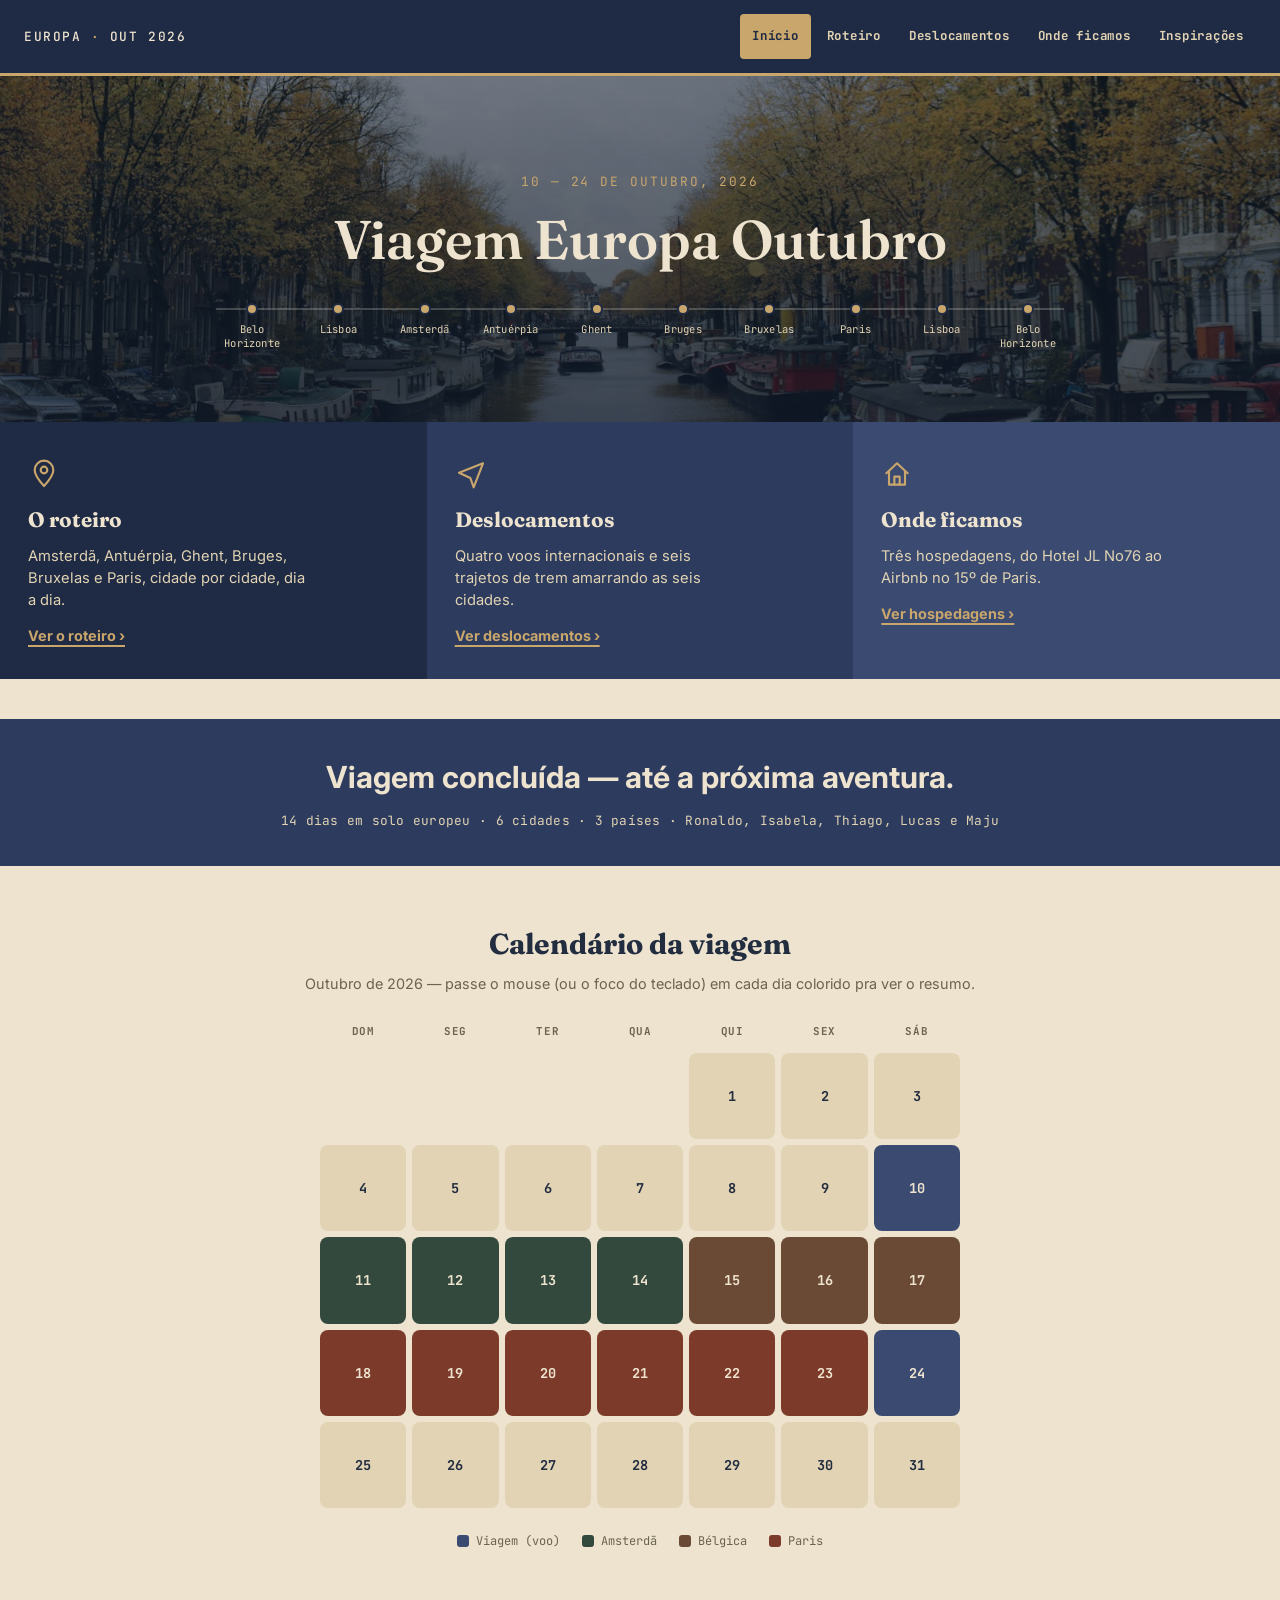
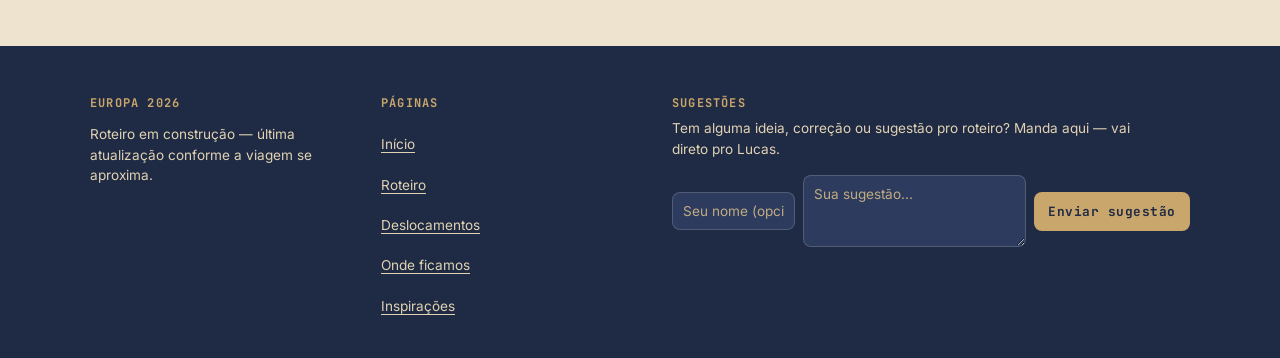
<file: index.html>
<!DOCTYPE html>
<html lang="pt-BR">
<head>
<meta charset="UTF-8">
<meta name="viewport" content="width=device-width, initial-scale=1.0">
<title>Europa 2026 — Roteiro de Viagem</title>
<meta name="description" content="Roteiro da viagem Amsterdã, Antuérpia, Ghent, Bruges, Bruxelas e Paris — outubro de 2026.">
<link rel="icon" href="data:image/svg+xml,%3Csvg xmlns='http://www.w3.org/2000/svg' viewBox='0 0 100 100'%3E%3Ctext y='.9em' font-size='90'%3E%E2%9C%88%EF%B8%8F%3C/text%3E%3C/svg%3E">
<meta property="og:title" content="Europa 2026 — Roteiro de Viagem">
<meta property="og:description" content="Amsterdã, Antuérpia, Ghent, Bruges, Bruxelas e Paris — 10 a 24 de outubro de 2026.">
<meta property="og:image" content="https://lucastaveiraa.github.io/europa-2026/images/hero.jpg">
<meta property="og:type" content="website">
<meta property="og:url" content="https://lucastaveiraa.github.io/europa-2026/">
<meta name="twitter:card" content="summary_large_image">
<link rel="preload" as="image" href="images/hero.jpg">
<link rel="preconnect" href="https://fonts.googleapis.com">
<link rel="preconnect" href="https://fonts.gstatic.com" crossorigin>
<link href="https://fonts.googleapis.com/css2?family=Fraunces:ital,opsz,wght@0,9..144,400;0,9..144,600;0,9..144,700;1,9..144,500&family=Inter:wght@400;500;600;700&family=JetBrains+Mono:wght@400;500;700&display=swap" rel="stylesheet">
<link rel="stylesheet" href="css/style.css">
</head>
<body>

<a class="skip-link" href="#main">Pular para o conteúdo</a>

<header class="topbar">
  <div class="topbar-row">
    <div class="brand">EUROPA <span class="brand-dot">·</span> OUT 2026</div>
    <nav class="sitenav" aria-label="Navegação principal">
      <a href="index.html" class="active">Início</a>
      <a href="roteiro.html">Roteiro</a>
      <a href="deslocamentos.html">Deslocamentos</a>
      <a href="hospedagem.html">Onde ficamos</a>
      <a href="inspiracoes.html">Inspirações</a>
    </nav>
  </div>
</header>

<section class="hero">
  <p class="eyebrow">10 — 24 de outubro, 2026</p>
  <h1>Viagem Europa Outubro</h1>
  <ol class="route-timeline">
    <li><span class="route-dot"></span><span class="route-city">Belo Horizonte</span></li>
    <li><span class="route-dot"></span><span class="route-city">Lisboa</span></li>
    <li><span class="route-dot"></span><span class="route-city">Amsterdã</span></li>
    <li><span class="route-dot"></span><span class="route-city">Antuérpia</span></li>
    <li><span class="route-dot"></span><span class="route-city">Ghent</span></li>
    <li><span class="route-dot"></span><span class="route-city">Bruges</span></li>
    <li><span class="route-dot"></span><span class="route-city">Bruxelas</span></li>
    <li><span class="route-dot"></span><span class="route-city">Paris</span></li>
    <li><span class="route-dot"></span><span class="route-city">Lisboa</span></li>
    <li><span class="route-dot"></span><span class="route-city">Belo Horizonte</span></li>
  </ol>
</section>

<nav class="quicknav" aria-label="Atalhos do site">
  <a class="quicknav-tile" href="roteiro.html">
    <span class="quicknav-tile-icon" aria-hidden="true"><svg viewBox="0 0 24 24" fill="none" stroke="currentColor" stroke-width="1.6" stroke-linecap="round" stroke-linejoin="round"><path d="M12 21s7-7.58 7-12a7 7 0 1 0-14 0c0 4.42 7 12 7 12z"/><circle cx="12" cy="9" r="2.5"/></svg></span>
    <h3>O roteiro</h3>
    <p>Amsterdã, Antuérpia, Ghent, Bruges, Bruxelas e Paris, cidade por cidade, dia a dia.</p>
    <span class="link-underline">Ver o roteiro ›</span>
  </a>
  <a class="quicknav-tile" href="deslocamentos.html">
    <span class="quicknav-tile-icon" aria-hidden="true"><svg viewBox="0 0 24 24" fill="none" stroke="currentColor" stroke-width="1.6" stroke-linecap="round" stroke-linejoin="round"><path d="M3 11 21 4l-7 18-2.5-7L3 11z"/></svg></span>
    <h3>Deslocamentos</h3>
    <p>Quatro voos internacionais e seis trajetos de trem amarrando as seis cidades.</p>
    <span class="link-underline">Ver deslocamentos ›</span>
  </a>
  <a class="quicknav-tile" href="hospedagem.html">
    <span class="quicknav-tile-icon" aria-hidden="true"><svg viewBox="0 0 24 24" fill="none" stroke="currentColor" stroke-width="1.6" stroke-linecap="round" stroke-linejoin="round"><path d="M4 11.5 12 4l8 7.5"/><path d="M6 10v10h12V10"/><path d="M10 20v-6h4v6"/></svg></span>
    <h3>Onde ficamos</h3>
    <p>Três hospedagens, do Hotel JL No76 ao Airbnb no 15º de Paris.</p>
    <span class="link-underline">Ver hospedagens ›</span>
  </a>
</nav>

<main id="main">
  <div class="statsband">
    <p class="countdown" id="countdown">Calculando…</p>
    <p class="stats-facts">14 dias em solo europeu · 6 cidades · 3 países · Ronaldo, Isabela, Thiago, Lucas e Maju</p>
  </div>

  <section class="cal-section">
    <h2>Calendário da viagem</h2>
    <p>Outubro de 2026 — passe o mouse (ou o foco do teclado) em cada dia colorido pra ver o resumo.</p>
    <div class="cal-grid">
      <div class="cal-weekday">Dom</div>
      <div class="cal-weekday">Seg</div>
      <div class="cal-weekday">Ter</div>
      <div class="cal-weekday">Qua</div>
      <div class="cal-weekday">Qui</div>
      <div class="cal-weekday">Sex</div>
      <div class="cal-weekday">Sáb</div>

      <div class="cal-day cal-day--empty"></div>
      <div class="cal-day cal-day--empty"></div>
      <div class="cal-day cal-day--empty"></div>
      <div class="cal-day cal-day--empty"></div>
      <div class="cal-day">1</div>
      <div class="cal-day">2</div>
      <div class="cal-day">3</div>

      <div class="cal-day">4</div>
      <div class="cal-day">5</div>
      <div class="cal-day">6</div>
      <div class="cal-day">7</div>
      <div class="cal-day">8</div>
      <div class="cal-day">9</div>
      <div class="cal-day cal-day--travel" tabindex="0">10<span class="cal-tooltip">Voo Belo Horizonte → Lisboa → Amsterdã</span></div>

      <div class="cal-day cal-day--ams" tabindex="0">11<span class="cal-tooltip">Amsterdã — tarde livre, chegada</span></div>
      <div class="cal-day cal-day--ams" tabindex="0">12<span class="cal-tooltip">Amsterdã — Rijksmuseum + Vondelpark</span></div>
      <div class="cal-day cal-day--ams" tabindex="0">13<span class="cal-tooltip">Amsterdã — Anne Frank + Jordaan + Centro</span></div>
      <div class="cal-day cal-day--ams" tabindex="0">14<span class="cal-tooltip">Amsterdã — Van Gogh + Heineken</span></div>
      <div class="cal-day cal-day--bel" tabindex="0">15<span class="cal-tooltip">Antuérpia (day trip) + chegada em Ghent</span></div>
      <div class="cal-day cal-day--bel" tabindex="0">16<span class="cal-tooltip">Bruges — day trip saindo de Ghent</span></div>
      <div class="cal-day cal-day--bel" tabindex="0">17<span class="cal-tooltip">Bruxelas + chegada em Paris</span></div>

      <div class="cal-day cal-day--par" tabindex="0">18<span class="cal-tooltip">Paris — Rodin, Invalides e jazz</span></div>
      <div class="cal-day cal-day--par" tabindex="0">19<span class="cal-tooltip">Paris — Louvre e jazz na Rue des Lombards</span></div>
      <div class="cal-day cal-day--par" tabindex="0">20<span class="cal-tooltip">Paris — Orsay + Montmartre</span></div>
      <div class="cal-day cal-day--par" tabindex="0">21<span class="cal-tooltip">Paris — dia inteiro em Versalhes</span></div>
      <div class="cal-day cal-day--par" tabindex="0">22<span class="cal-tooltip">Paris — Notre-Dame, Marais e jazz histórico</span></div>
      <div class="cal-day cal-day--par" tabindex="0">23<span class="cal-tooltip">Paris — Luxembourg e jantar de despedida</span></div>
      <div class="cal-day cal-day--travel" tabindex="0">24<span class="cal-tooltip">Voo Paris → Lisboa → Belo Horizonte</span></div>

      <div class="cal-day">25</div>
      <div class="cal-day">26</div>
      <div class="cal-day">27</div>
      <div class="cal-day">28</div>
      <div class="cal-day">29</div>
      <div class="cal-day">30</div>
      <div class="cal-day">31</div>
    </div>
    <div class="cal-legend">
      <span><i style="background: var(--ink-light)"></i> Viagem (voo)</span>
      <span><i style="background: var(--accent-teal)"></i> Amsterdã</span>
      <span><i style="background: var(--cocoa)"></i> Bélgica</span>
      <span><i style="background: var(--accent-coral)"></i> Paris</span>
    </div>
  </section>
</main>

<footer class="footer">
  <div class="footer-grid">
    <div>
      <h4>Europa 2026</h4>
      <p>Roteiro em construção — última atualização conforme a viagem se aproxima.</p>
    </div>
    <div>
      <h4>Páginas</h4>
      <ul class="footer-nav">
        <li><a href="index.html">Início</a></li>
        <li><a href="roteiro.html">Roteiro</a></li>
        <li><a href="deslocamentos.html">Deslocamentos</a></li>
        <li><a href="hospedagem.html">Onde ficamos</a></li>
        <li><a href="inspiracoes.html">Inspirações</a></li>
      </ul>
    </div>
    <div class="footer-suggest">
      <h4>Sugestões</h4>
      <p>Tem alguma ideia, correção ou sugestão pro roteiro? Manda aqui — vai direto pro Lucas.</p>
      <form class="suggest-form" id="suggestForm">
        <input type="text" id="suggestName" placeholder="Seu nome (opcional)">
        <textarea id="suggestMessage" placeholder="Sua sugestão..." rows="3" required></textarea>
        <button type="submit" class="suggest-submit">Enviar sugestão</button>
        <p class="suggest-status" id="suggestStatus" hidden></p>
      </form>
    </div>
  </div>
</footer>

<script src="js/countdown.js"></script>
<script src="js/suggest.js"></script>
</body>
</html>
</file>
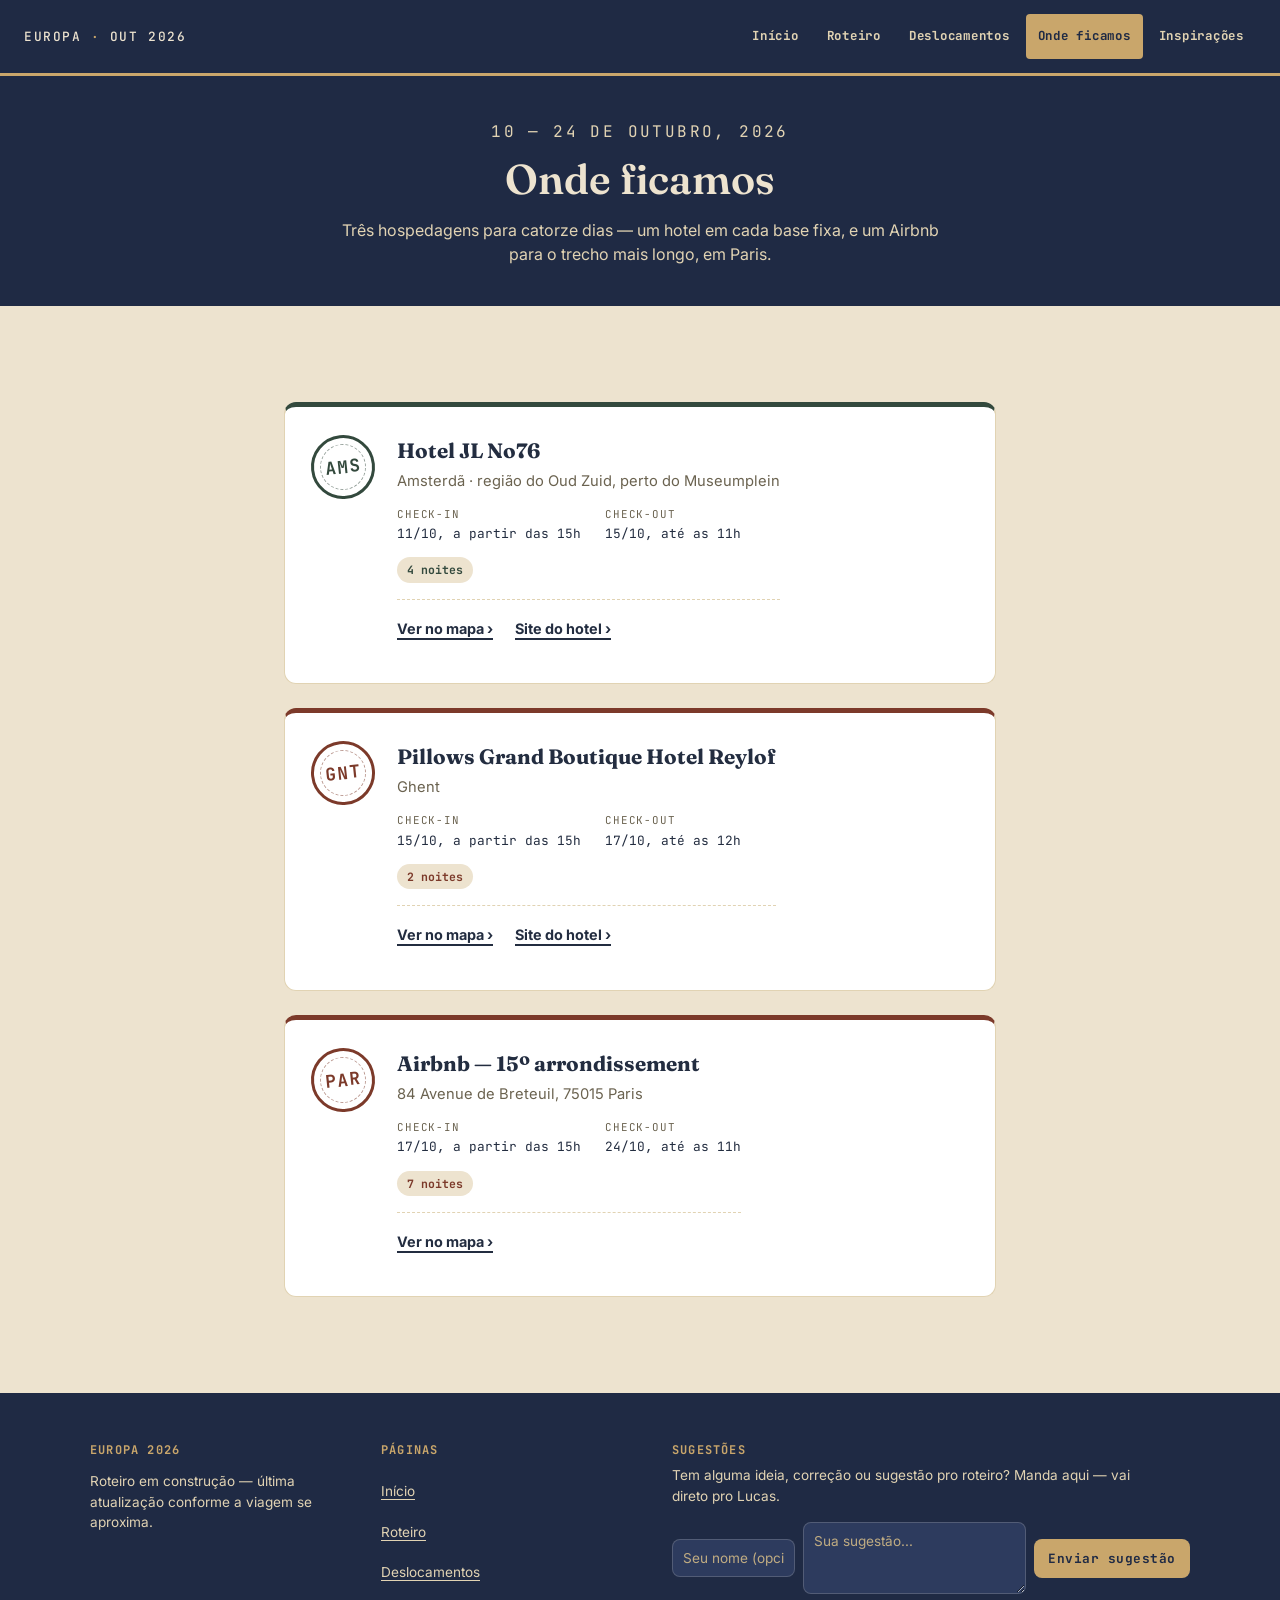
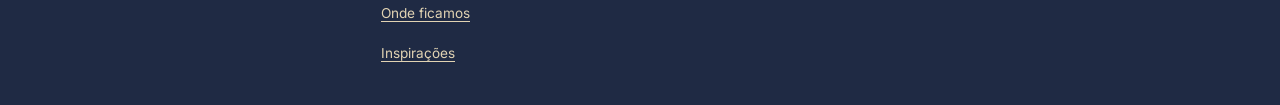
<file: hospedagem.html>
<!DOCTYPE html>
<html lang="pt-BR">
<head>
<meta charset="UTF-8">
<meta name="viewport" content="width=device-width, initial-scale=1.0">
<title>Onde ficamos — Europa 2026</title>
<meta name="description" content="Hospedagens da viagem: Amsterdã, Ghent e Paris — outubro de 2026.">
<link rel="icon" href="data:image/svg+xml,%3Csvg xmlns='http://www.w3.org/2000/svg' viewBox='0 0 100 100'%3E%3Ctext y='.9em' font-size='90'%3E%E2%9C%88%EF%B8%8F%3C/text%3E%3C/svg%3E">
<meta property="og:title" content="Onde ficamos — Europa 2026">
<meta property="og:description" content="Hospedagens da viagem: Amsterdã, Ghent e Paris — outubro de 2026.">
<meta property="og:image" content="https://lucastaveiraa.github.io/europa-2026/images/hero.jpg">
<meta property="og:type" content="website">
<meta property="og:url" content="https://lucastaveiraa.github.io/europa-2026/hospedagem.html">
<meta name="twitter:card" content="summary_large_image">
<link rel="preconnect" href="https://fonts.googleapis.com">
<link rel="preconnect" href="https://fonts.gstatic.com" crossorigin>
<link href="https://fonts.googleapis.com/css2?family=Fraunces:ital,opsz,wght@0,9..144,400;0,9..144,600;0,9..144,700;1,9..144,500&family=Inter:wght@400;500;600;700&family=JetBrains+Mono:wght@400;500;700&display=swap" rel="stylesheet">
<link rel="stylesheet" href="css/style.css">
</head>
<body>

<a class="skip-link" href="#main">Pular para o conteúdo</a>

<header class="topbar">
  <div class="topbar-row">
    <div class="brand">EUROPA <span class="brand-dot">·</span> OUT 2026</div>
    <nav class="sitenav" aria-label="Navegação principal">
      <a href="index.html">Início</a>
      <a href="roteiro.html">Roteiro</a>
      <a href="deslocamentos.html">Deslocamentos</a>
      <a href="hospedagem.html" class="active">Onde ficamos</a>
      <a href="inspiracoes.html">Inspirações</a>
    </nav>
  </div>
</header>

<section class="page-hero">
  <p class="eyebrow">10 — 24 de outubro, 2026</p>
  <h1>Onde ficamos</h1>
  <p>Três hospedagens para catorze dias — um hotel em cada base fixa, e um Airbnb para o trecho mais longo, em Paris.</p>
</section>

<main id="main">
  <section class="page-section">
    <div class="stay-grid">

      <article class="stay-card" style="--accent: var(--accent-teal)">
        <div class="stamp">AMS</div>
        <div>
          <h3>Hotel JL No76</h3>
          <p class="stay-address">Amsterdã · região do Oud Zuid, perto do Museumplein</p>
          <div class="stay-meta">
            <div><span>Check-in</span>11/10, a partir das 15h</div>
            <div><span>Check-out</span>15/10, até as 11h</div>
          </div>
          <span class="stay-nights">4 noites</span>
          <p class="stay-links">
            <a class="link-underline" href="https://www.google.com/maps/search/?api=1&query=Hotel+JL+No76+Amsterdam" target="_blank" rel="noopener noreferrer">Ver no mapa ›</a>
            <a class="link-underline" href="https://www.hoteljlno76.com/en/" target="_blank" rel="noopener noreferrer">Site do hotel ›</a>
          </p>
        </div>
      </article>

      <article class="stay-card" style="--accent: var(--accent-coral)">
        <div class="stamp">GNT</div>
        <div>
          <h3>Pillows Grand Boutique Hotel Reylof</h3>
          <p class="stay-address">Ghent</p>
          <div class="stay-meta">
            <div><span>Check-in</span>15/10, a partir das 15h</div>
            <div><span>Check-out</span>17/10, até as 12h</div>
          </div>
          <span class="stay-nights">2 noites</span>
          <p class="stay-links">
            <a class="link-underline" href="https://www.google.com/maps/search/?api=1&query=Pillows+Grand+Boutique+Hotel+Reylof+Ghent" target="_blank" rel="noopener noreferrer">Ver no mapa ›</a>
            <a class="link-underline" href="https://www.pillowshotels.com/ghent/" target="_blank" rel="noopener noreferrer">Site do hotel ›</a>
          </p>
        </div>
      </article>

      <article class="stay-card" style="--accent: var(--accent-coral)">
        <div class="stamp">PAR</div>
        <div>
          <h3>Airbnb — 15º arrondissement</h3>
          <p class="stay-address">84 Avenue de Breteuil, 75015 Paris</p>
          <div class="stay-meta">
            <div><span>Check-in</span>17/10, a partir das 15h</div>
            <div><span>Check-out</span>24/10, até as 11h</div>
          </div>
          <span class="stay-nights">7 noites</span>
          <p class="stay-links">
            <a class="link-underline" href="https://www.google.com/maps/search/?api=1&query=84+Avenue+de+Breteuil%2C+75015+Paris" target="_blank" rel="noopener noreferrer">Ver no mapa ›</a>
          </p>
        </div>
      </article>

    </div>
  </section>
</main>

<footer class="footer">
  <div class="footer-grid">
    <div>
      <h4>Europa 2026</h4>
      <p>Roteiro em construção — última atualização conforme a viagem se aproxima.</p>
    </div>
    <div>
      <h4>Páginas</h4>
      <ul class="footer-nav">
        <li><a href="index.html">Início</a></li>
        <li><a href="roteiro.html">Roteiro</a></li>
        <li><a href="deslocamentos.html">Deslocamentos</a></li>
        <li><a href="hospedagem.html">Onde ficamos</a></li>
        <li><a href="inspiracoes.html">Inspirações</a></li>
      </ul>
    </div>
    <div class="footer-suggest">
      <h4>Sugestões</h4>
      <p>Tem alguma ideia, correção ou sugestão pro roteiro? Manda aqui — vai direto pro Lucas.</p>
      <form class="suggest-form" id="suggestForm">
        <input type="text" id="suggestName" placeholder="Seu nome (opcional)">
        <textarea id="suggestMessage" placeholder="Sua sugestão..." rows="3" required></textarea>
        <button type="submit" class="suggest-submit">Enviar sugestão</button>
        <p class="suggest-status" id="suggestStatus" hidden></p>
      </form>
    </div>
  </div>
</footer>

<script src="js/suggest.js"></script>
</body>
</html>
</file>
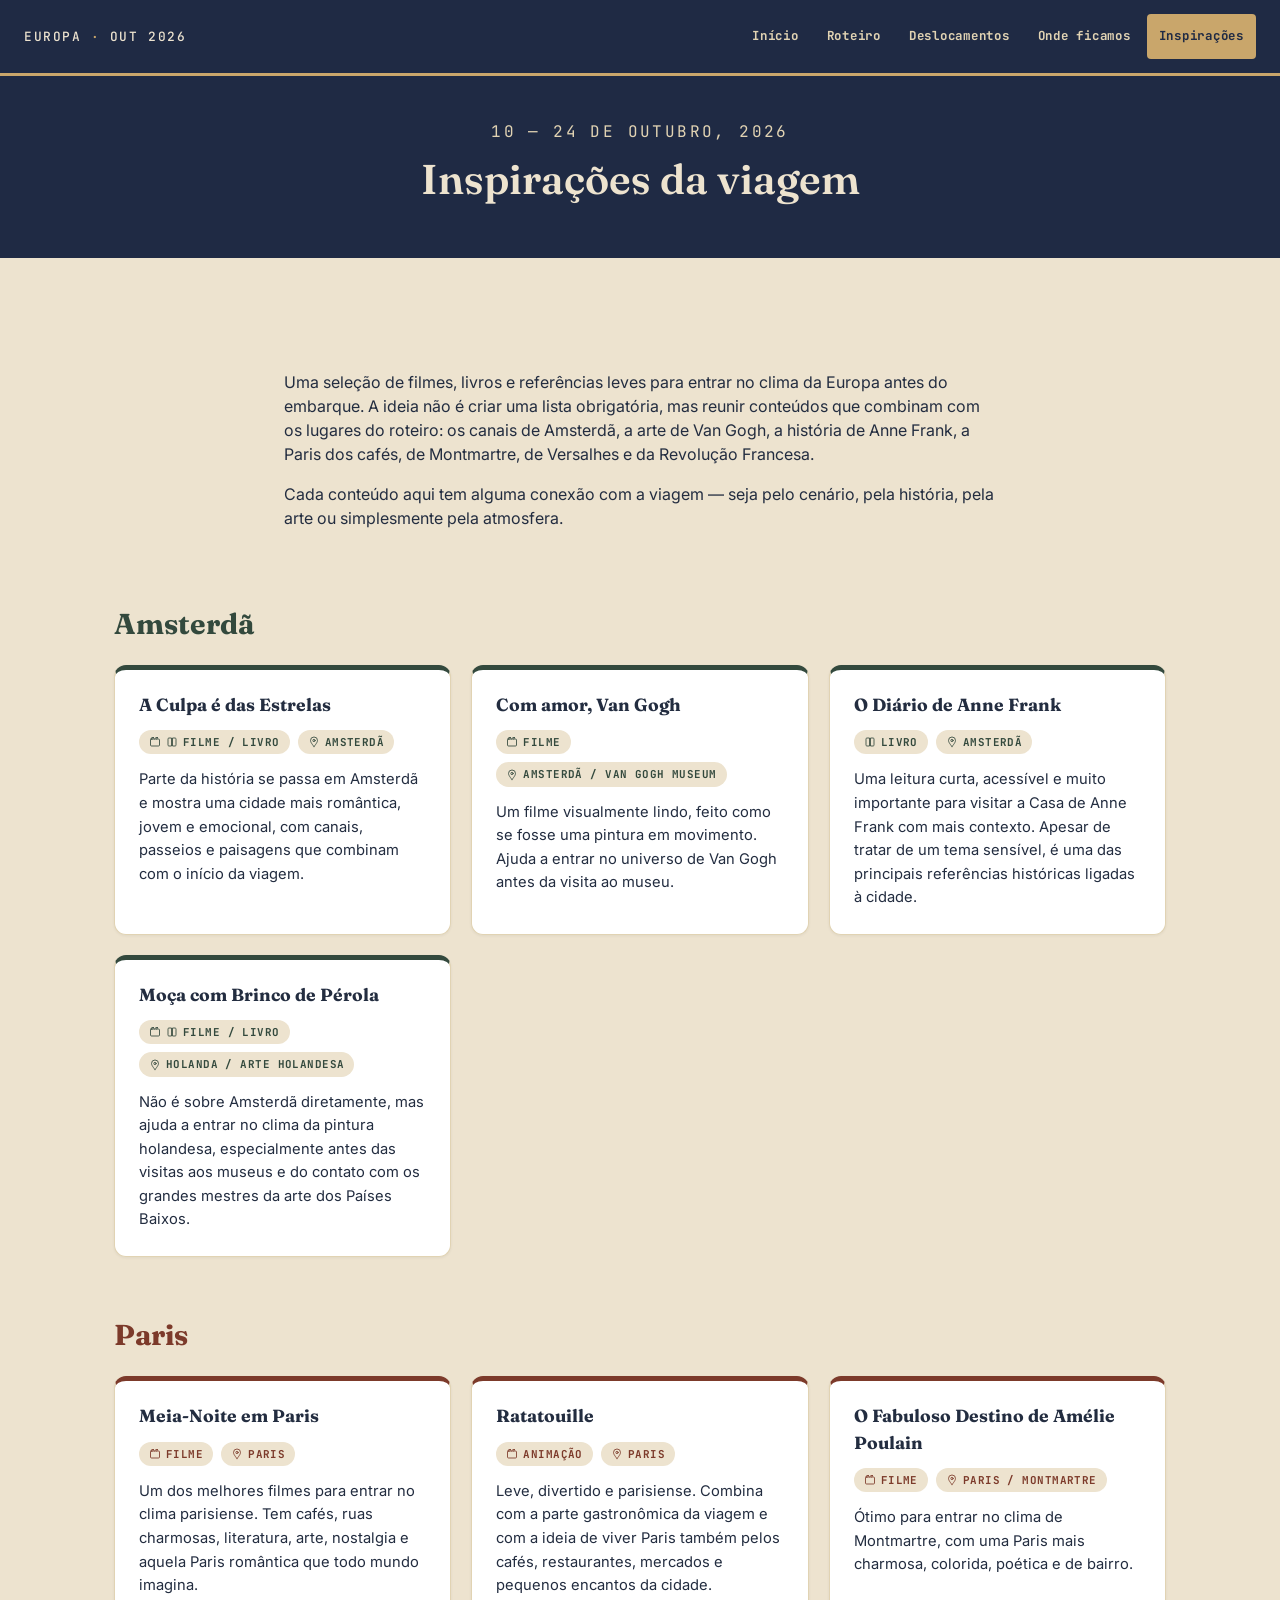
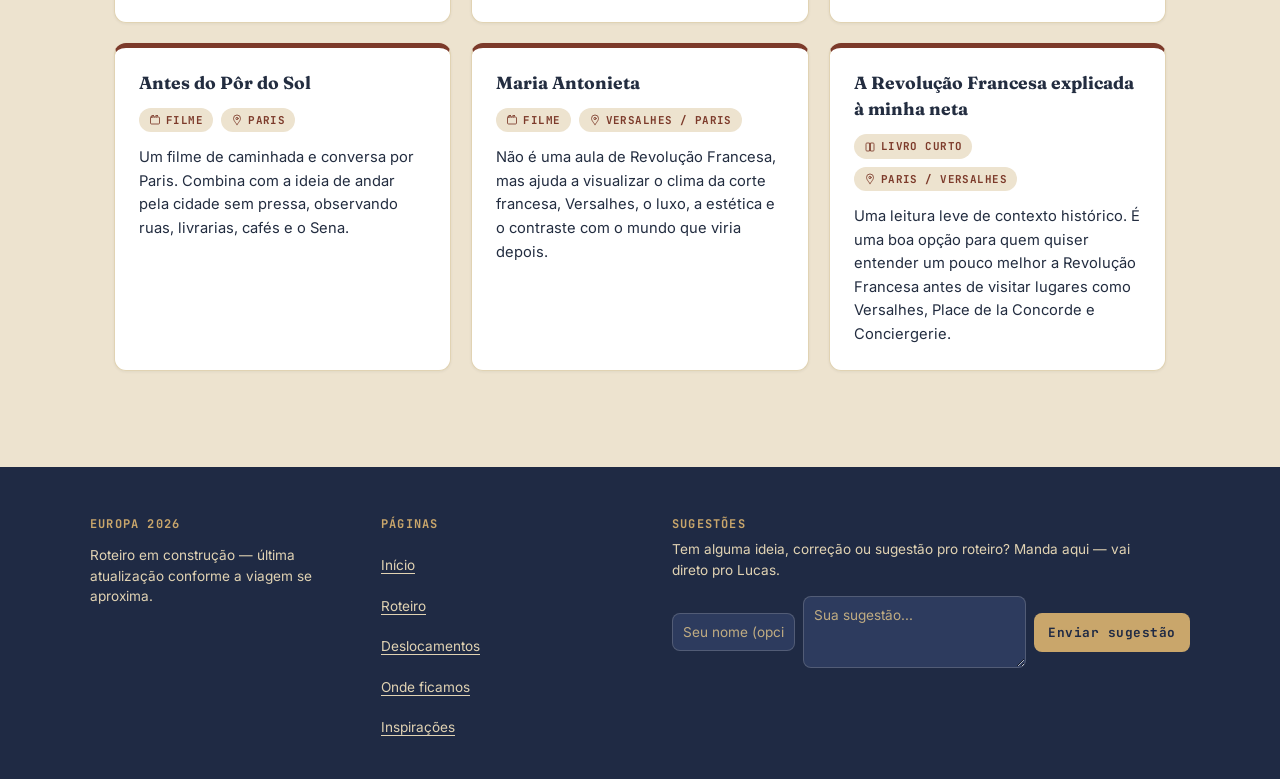
<file: inspiracoes.html>
<!DOCTYPE html>
<html lang="pt-BR">
<head>
<meta charset="UTF-8">
<meta name="viewport" content="width=device-width, initial-scale=1.0">
<title>Inspirações — Europa 2026</title>
<meta name="description" content="Filmes, livros e referências leves para entrar no clima de Amsterdã e Paris antes da viagem — outubro de 2026.">
<link rel="icon" href="data:image/svg+xml,%3Csvg xmlns='http://www.w3.org/2000/svg' viewBox='0 0 100 100'%3E%3Ctext y='.9em' font-size='90'%3E%E2%9C%88%EF%B8%8F%3C/text%3E%3C/svg%3E">
<meta property="og:title" content="Inspirações — Europa 2026">
<meta property="og:description" content="Filmes, livros e referências para entrar no clima de Amsterdã e Paris antes da viagem.">
<meta property="og:image" content="https://lucastaveiraa.github.io/europa-2026/images/hero.jpg">
<meta property="og:type" content="website">
<meta property="og:url" content="https://lucastaveiraa.github.io/europa-2026/inspiracoes.html">
<meta name="twitter:card" content="summary_large_image">
<link rel="preconnect" href="https://fonts.googleapis.com">
<link rel="preconnect" href="https://fonts.gstatic.com" crossorigin>
<link href="https://fonts.googleapis.com/css2?family=Fraunces:ital,opsz,wght@0,9..144,400;0,9..144,600;0,9..144,700;1,9..144,500&family=Inter:wght@400;500;600;700&family=JetBrains+Mono:wght@400;500;700&display=swap" rel="stylesheet">
<link rel="stylesheet" href="css/style.css">
</head>
<body>

<a class="skip-link" href="#main">Pular para o conteúdo</a>

<!-- Icon sprite (replaces emoji glyphs) -->
<svg style="display:none" aria-hidden="true">
  <symbol id="ic-film" viewBox="0 0 24 24" fill="none" stroke="currentColor" stroke-width="1.7" stroke-linecap="round" stroke-linejoin="round"><rect x="3" y="6" width="18" height="14" rx="2"/><path d="M3 6l3-3h4l-3 3M11 6l3-3h4l-3 3"/></symbol>
  <symbol id="ic-book" viewBox="0 0 24 24" fill="none" stroke="currentColor" stroke-width="1.7" stroke-linecap="round" stroke-linejoin="round"><path d="M4 5.5C4 4.7 4.7 4 5.5 4H11v16H5.5A1.5 1.5 0 0 1 4 18.5z"/><path d="M20 5.5c0-.8-.7-1.5-1.5-1.5H13v16h5.5a1.5 1.5 0 0 0 1.5-1.5z"/></symbol>
  <symbol id="ic-place" viewBox="0 0 24 24" fill="none" stroke="currentColor" stroke-width="1.7" stroke-linecap="round" stroke-linejoin="round"><path d="M12 21s7-7.5 7-12a7 7 0 0 0-14 0c0 4.5 7 12 7 12z"/><circle cx="12" cy="9" r="2.3"/></symbol>
</svg>

<header class="topbar">
  <div class="topbar-row">
    <div class="brand">EUROPA <span class="brand-dot">·</span> OUT 2026</div>
    <nav class="sitenav" aria-label="Navegação principal">
      <a href="index.html">Início</a>
      <a href="roteiro.html">Roteiro</a>
      <a href="deslocamentos.html">Deslocamentos</a>
      <a href="hospedagem.html">Onde ficamos</a>
      <a href="inspiracoes.html" class="active">Inspirações</a>
    </nav>
  </div>
</header>

<section class="page-hero">
  <p class="eyebrow">10 — 24 de outubro, 2026</p>
  <h1>Inspirações da viagem</h1>
</section>

<main id="main">
  <section class="page-section">
    <p>Uma seleção de filmes, livros e referências leves para entrar no clima da Europa antes do embarque. A ideia não é criar uma lista obrigatória, mas reunir conteúdos que combinam com os lugares do roteiro: os canais de Amsterdã, a arte de Van Gogh, a história de Anne Frank, a Paris dos cafés, de Montmartre, de Versalhes e da Revolução Francesa.</p>
    <p>Cada conteúdo aqui tem alguma conexão com a viagem — seja pelo cenário, pela história, pela arte ou simplesmente pela atmosfera.</p>
  </section>

  <section class="insp-section" style="--accent: var(--accent-teal)">
    <h2>Amsterdã</h2>
    <div class="insp-grid">

      <article class="insp-card">
        <h3>A Culpa é das Estrelas</h3>
        <div class="insp-tags">
          <span class="insp-tag"><svg class="ic" aria-hidden="true"><use href="#ic-film"/></svg><svg class="ic" aria-hidden="true"><use href="#ic-book"/></svg> Filme / Livro</span>
          <span class="insp-tag"><svg class="ic" aria-hidden="true"><use href="#ic-place"/></svg> Amsterdã</span>
        </div>
        <p>Parte da história se passa em Amsterdã e mostra uma cidade mais romântica, jovem e emocional, com canais, passeios e paisagens que combinam com o início da viagem.</p>
      </article>

      <article class="insp-card">
        <h3>Com amor, Van Gogh</h3>
        <div class="insp-tags">
          <span class="insp-tag"><svg class="ic" aria-hidden="true"><use href="#ic-film"/></svg> Filme</span>
          <span class="insp-tag"><svg class="ic" aria-hidden="true"><use href="#ic-place"/></svg> Amsterdã / Van Gogh Museum</span>
        </div>
        <p>Um filme visualmente lindo, feito como se fosse uma pintura em movimento. Ajuda a entrar no universo de Van Gogh antes da visita ao museu.</p>
      </article>

      <article class="insp-card">
        <h3>O Diário de Anne Frank</h3>
        <div class="insp-tags">
          <span class="insp-tag"><svg class="ic" aria-hidden="true"><use href="#ic-book"/></svg> Livro</span>
          <span class="insp-tag"><svg class="ic" aria-hidden="true"><use href="#ic-place"/></svg> Amsterdã</span>
        </div>
        <p>Uma leitura curta, acessível e muito importante para visitar a Casa de Anne Frank com mais contexto. Apesar de tratar de um tema sensível, é uma das principais referências históricas ligadas à cidade.</p>
      </article>

      <article class="insp-card">
        <h3>Moça com Brinco de Pérola</h3>
        <div class="insp-tags">
          <span class="insp-tag"><svg class="ic" aria-hidden="true"><use href="#ic-film"/></svg><svg class="ic" aria-hidden="true"><use href="#ic-book"/></svg> Filme / Livro</span>
          <span class="insp-tag"><svg class="ic" aria-hidden="true"><use href="#ic-place"/></svg> Holanda / arte holandesa</span>
        </div>
        <p>Não é sobre Amsterdã diretamente, mas ajuda a entrar no clima da pintura holandesa, especialmente antes das visitas aos museus e do contato com os grandes mestres da arte dos Países Baixos.</p>
      </article>

    </div>
  </section>

  <section class="insp-section" style="--accent: var(--accent-coral)">
    <h2>Paris</h2>
    <div class="insp-grid">

      <article class="insp-card">
        <h3>Meia-Noite em Paris</h3>
        <div class="insp-tags">
          <span class="insp-tag"><svg class="ic" aria-hidden="true"><use href="#ic-film"/></svg> Filme</span>
          <span class="insp-tag"><svg class="ic" aria-hidden="true"><use href="#ic-place"/></svg> Paris</span>
        </div>
        <p>Um dos melhores filmes para entrar no clima parisiense. Tem cafés, ruas charmosas, literatura, arte, nostalgia e aquela Paris romântica que todo mundo imagina.</p>
      </article>

      <article class="insp-card">
        <h3>Ratatouille</h3>
        <div class="insp-tags">
          <span class="insp-tag"><svg class="ic" aria-hidden="true"><use href="#ic-film"/></svg> Animação</span>
          <span class="insp-tag"><svg class="ic" aria-hidden="true"><use href="#ic-place"/></svg> Paris</span>
        </div>
        <p>Leve, divertido e parisiense. Combina com a parte gastronômica da viagem e com a ideia de viver Paris também pelos cafés, restaurantes, mercados e pequenos encantos da cidade.</p>
      </article>

      <article class="insp-card">
        <h3>O Fabuloso Destino de Amélie Poulain</h3>
        <div class="insp-tags">
          <span class="insp-tag"><svg class="ic" aria-hidden="true"><use href="#ic-film"/></svg> Filme</span>
          <span class="insp-tag"><svg class="ic" aria-hidden="true"><use href="#ic-place"/></svg> Paris / Montmartre</span>
        </div>
        <p>Ótimo para entrar no clima de Montmartre, com uma Paris mais charmosa, colorida, poética e de bairro.</p>
      </article>

      <article class="insp-card">
        <h3>Antes do Pôr do Sol</h3>
        <div class="insp-tags">
          <span class="insp-tag"><svg class="ic" aria-hidden="true"><use href="#ic-film"/></svg> Filme</span>
          <span class="insp-tag"><svg class="ic" aria-hidden="true"><use href="#ic-place"/></svg> Paris</span>
        </div>
        <p>Um filme de caminhada e conversa por Paris. Combina com a ideia de andar pela cidade sem pressa, observando ruas, livrarias, cafés e o Sena.</p>
      </article>

      <article class="insp-card">
        <h3>Maria Antonieta</h3>
        <div class="insp-tags">
          <span class="insp-tag"><svg class="ic" aria-hidden="true"><use href="#ic-film"/></svg> Filme</span>
          <span class="insp-tag"><svg class="ic" aria-hidden="true"><use href="#ic-place"/></svg> Versalhes / Paris</span>
        </div>
        <p>Não é uma aula de Revolução Francesa, mas ajuda a visualizar o clima da corte francesa, Versalhes, o luxo, a estética e o contraste com o mundo que viria depois.</p>
      </article>

      <article class="insp-card">
        <h3>A Revolução Francesa explicada à minha neta</h3>
        <div class="insp-tags">
          <span class="insp-tag"><svg class="ic" aria-hidden="true"><use href="#ic-book"/></svg> Livro curto</span>
          <span class="insp-tag"><svg class="ic" aria-hidden="true"><use href="#ic-place"/></svg> Paris / Versalhes</span>
        </div>
        <p>Uma leitura leve de contexto histórico. É uma boa opção para quem quiser entender um pouco melhor a Revolução Francesa antes de visitar lugares como Versalhes, Place de la Concorde e Conciergerie.</p>
      </article>

    </div>
  </section>
</main>

<footer class="footer">
  <div class="footer-grid">
    <div>
      <h4>Europa 2026</h4>
      <p>Roteiro em construção — última atualização conforme a viagem se aproxima.</p>
    </div>
    <div>
      <h4>Páginas</h4>
      <ul class="footer-nav">
        <li><a href="index.html">Início</a></li>
        <li><a href="roteiro.html">Roteiro</a></li>
        <li><a href="deslocamentos.html">Deslocamentos</a></li>
        <li><a href="hospedagem.html">Onde ficamos</a></li>
        <li><a href="inspiracoes.html">Inspirações</a></li>
      </ul>
    </div>
    <div class="footer-suggest">
      <h4>Sugestões</h4>
      <p>Tem alguma ideia, correção ou sugestão pro roteiro? Manda aqui — vai direto pro Lucas.</p>
      <form class="suggest-form" id="suggestForm">
        <input type="text" id="suggestName" placeholder="Seu nome (opcional)">
        <textarea id="suggestMessage" placeholder="Sua sugestão..." rows="3" required></textarea>
        <button type="submit" class="suggest-submit">Enviar sugestão</button>
        <p class="suggest-status" id="suggestStatus" hidden></p>
      </form>
    </div>
  </div>
</footer>

<script src="js/suggest.js"></script>
</body>
</html>
</file>
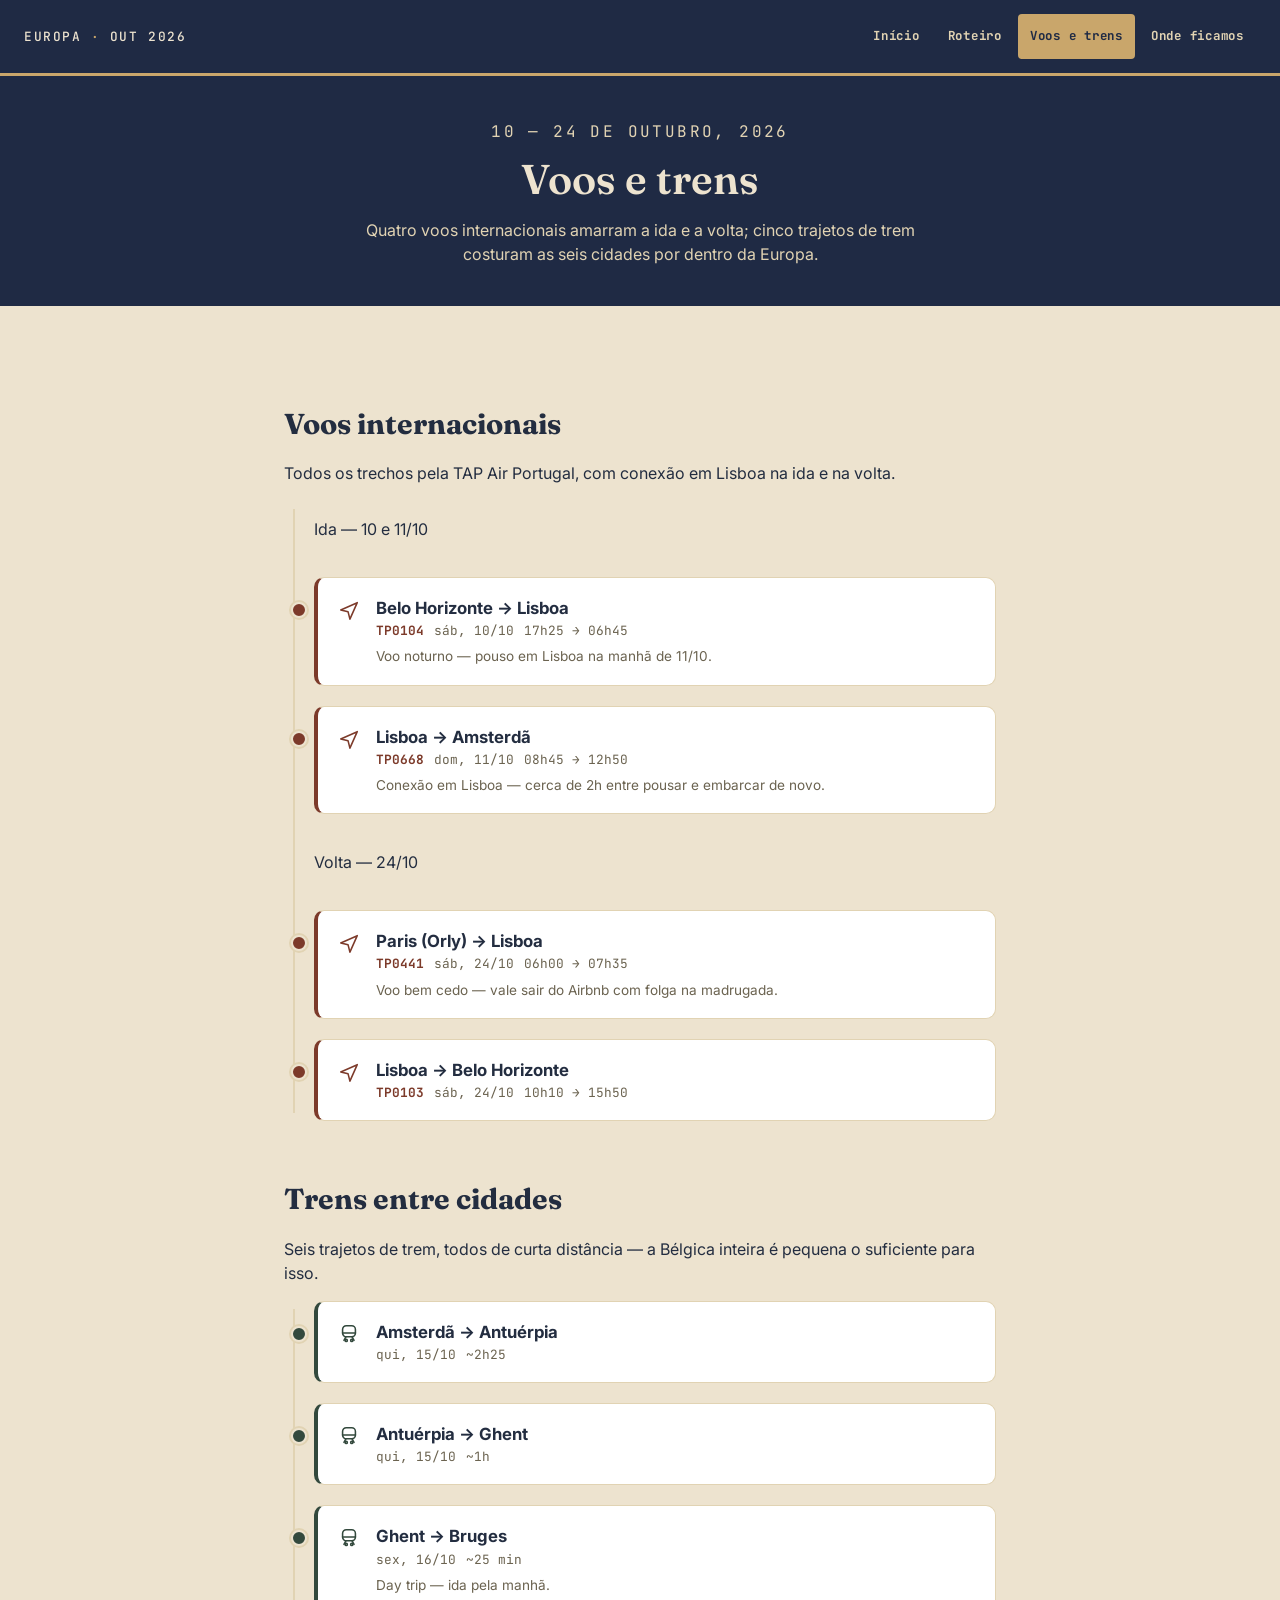
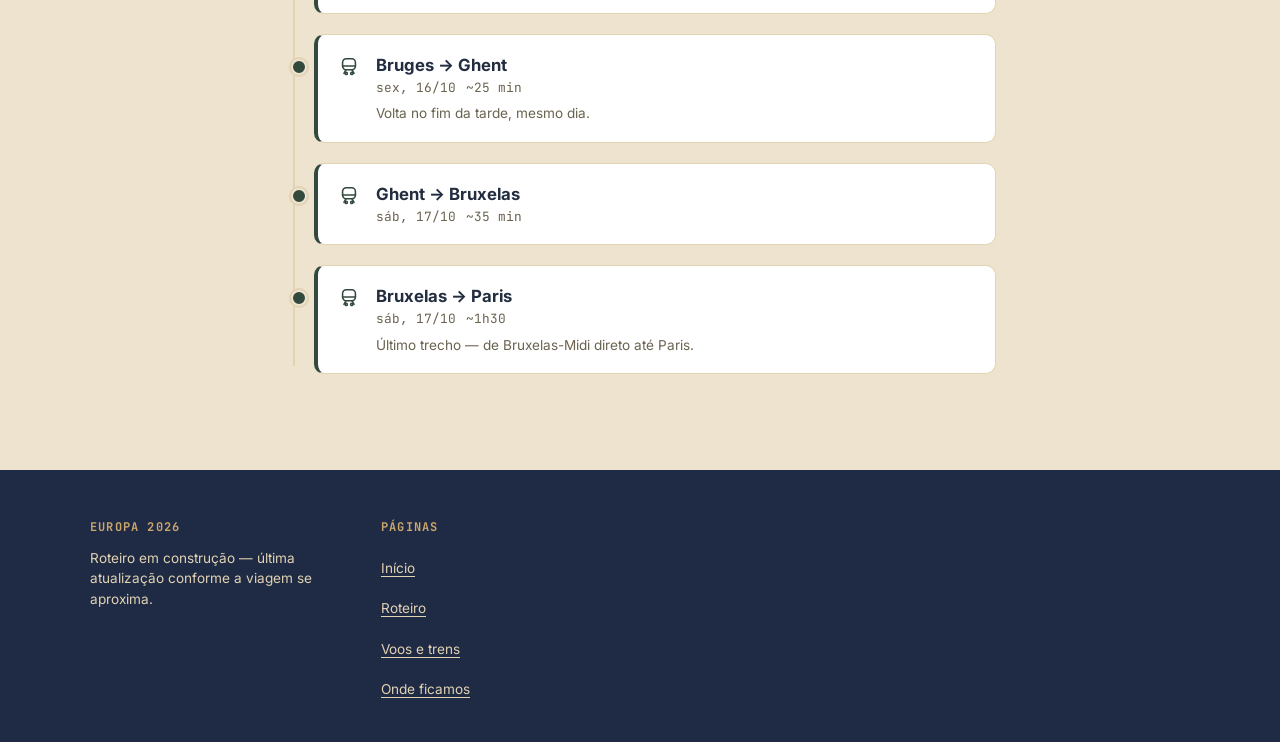
<file: voos.html>
<!DOCTYPE html>
<html lang="pt-BR">
<head>
<meta charset="UTF-8">
<meta name="viewport" content="width=device-width, initial-scale=1.0">
<title>Voos e trens — Europa 2026</title>
<meta name="description" content="Voos internacionais e trajetos de trem da viagem pela Europa — outubro de 2026.">
<link rel="preconnect" href="https://fonts.googleapis.com">
<link rel="preconnect" href="https://fonts.gstatic.com" crossorigin>
<link href="https://fonts.googleapis.com/css2?family=Fraunces:ital,opsz,wght@0,9..144,400;0,9..144,600;0,9..144,700;1,9..144,500&family=Inter:wght@400;500;600;700&family=JetBrains+Mono:wght@400;500;700&display=swap" rel="stylesheet">
<link rel="stylesheet" href="css/style.css">
</head>
<body>

<a class="skip-link" href="#main">Pular para o conteúdo</a>

<!-- Icon sprite (replaces emoji glyphs) -->
<svg style="display:none" aria-hidden="true">
  <symbol id="ic-flight" viewBox="0 0 24 24" fill="none" stroke="currentColor" stroke-width="1.7" stroke-linecap="round" stroke-linejoin="round"><path d="M3 12l18-8-8 18-2-8-8-2z"/></symbol>
  <symbol id="ic-train" viewBox="0 0 24 24" fill="none" stroke="currentColor" stroke-width="1.7" stroke-linecap="round" stroke-linejoin="round"><rect x="5" y="3" width="14" height="12" rx="4"/><path d="M5 11h14"/><circle cx="9" cy="19" r="1.2"/><circle cx="15" cy="19" r="1.2"/><path d="M8.5 15.5l-2 3.5M15.5 15.5l2 3.5"/></symbol>
</svg>

<header class="topbar">
  <div class="topbar-row">
    <div class="brand">EUROPA <span class="brand-dot">·</span> OUT 2026</div>
    <nav class="sitenav" aria-label="Navegação principal">
      <a href="index.html">Início</a>
      <a href="roteiro.html">Roteiro</a>
      <a href="voos.html" class="active">Voos e trens</a>
      <a href="hospedagem.html">Onde ficamos</a>
    </nav>
  </div>
</header>

<section class="page-hero">
  <p class="eyebrow">10 — 24 de outubro, 2026</p>
  <h1>Voos e trens</h1>
  <p>Quatro voos internacionais amarram a ida e a volta; cinco trajetos de trem costuram as seis cidades por dentro da Europa.</p>
</section>

<main id="main">

  <section class="page-section" style="--accent: var(--accent-coral)">
    <h2>Voos internacionais</h2>
    <p class="section-intro">Todos os trechos pela TAP Air Portugal, com conexão em Lisboa na ida e na volta.</p>

    <div class="transit-list">
      <p class="transit-divider">Ida — 10 e 11/10</p>

      <div class="transit-item">
        <svg class="ic" aria-hidden="true"><use href="#ic-flight"/></svg>
        <div class="transit-body">
          <p class="transit-route">Belo Horizonte → Lisboa</p>
          <p class="transit-meta">
            <span class="code">TP0104</span>
            <span>sáb, 10/10</span>
            <span>17h25 → 06h45</span>
          </p>
          <p class="transit-note">Voo noturno — pouso em Lisboa na manhã de 11/10.</p>
        </div>
      </div>

      <div class="transit-item">
        <svg class="ic" aria-hidden="true"><use href="#ic-flight"/></svg>
        <div class="transit-body">
          <p class="transit-route">Lisboa → Amsterdã</p>
          <p class="transit-meta">
            <span class="code">TP0668</span>
            <span>dom, 11/10</span>
            <span>08h45 → 12h50</span>
          </p>
          <p class="transit-note">Conexão em Lisboa — cerca de 2h entre pousar e embarcar de novo.</p>
        </div>
      </div>

      <p class="transit-divider">Volta — 24/10</p>

      <div class="transit-item">
        <svg class="ic" aria-hidden="true"><use href="#ic-flight"/></svg>
        <div class="transit-body">
          <p class="transit-route">Paris (Orly) → Lisboa</p>
          <p class="transit-meta">
            <span class="code">TP0441</span>
            <span>sáb, 24/10</span>
            <span>06h00 → 07h35</span>
          </p>
          <p class="transit-note">Voo bem cedo — vale sair do Airbnb com folga na madrugada.</p>
        </div>
      </div>

      <div class="transit-item">
        <svg class="ic" aria-hidden="true"><use href="#ic-flight"/></svg>
        <div class="transit-body">
          <p class="transit-route">Lisboa → Belo Horizonte</p>
          <p class="transit-meta">
            <span class="code">TP0103</span>
            <span>sáb, 24/10</span>
            <span>10h10 → 15h50</span>
          </p>
        </div>
      </div>
    </div>
  </section>

  <section class="page-section" style="--accent: var(--accent-teal)">
    <h2>Trens entre cidades</h2>
    <p class="section-intro">Seis trajetos de trem, todos de curta distância — a Bélgica inteira é pequena o suficiente para isso.</p>

    <div class="transit-list">
      <div class="transit-item">
        <svg class="ic" aria-hidden="true"><use href="#ic-train"/></svg>
        <div class="transit-body">
          <p class="transit-route">Amsterdã → Antuérpia</p>
          <p class="transit-meta">
            <span>qui, 15/10</span>
            <span>~2h25</span>
          </p>
        </div>
      </div>

      <div class="transit-item">
        <svg class="ic" aria-hidden="true"><use href="#ic-train"/></svg>
        <div class="transit-body">
          <p class="transit-route">Antuérpia → Ghent</p>
          <p class="transit-meta">
            <span>qui, 15/10</span>
            <span>~1h</span>
          </p>
        </div>
      </div>

      <div class="transit-item">
        <svg class="ic" aria-hidden="true"><use href="#ic-train"/></svg>
        <div class="transit-body">
          <p class="transit-route">Ghent → Bruges</p>
          <p class="transit-meta">
            <span>sex, 16/10</span>
            <span>~25 min</span>
          </p>
          <p class="transit-note">Day trip — ida pela manhã.</p>
        </div>
      </div>

      <div class="transit-item">
        <svg class="ic" aria-hidden="true"><use href="#ic-train"/></svg>
        <div class="transit-body">
          <p class="transit-route">Bruges → Ghent</p>
          <p class="transit-meta">
            <span>sex, 16/10</span>
            <span>~25 min</span>
          </p>
          <p class="transit-note">Volta no fim da tarde, mesmo dia.</p>
        </div>
      </div>

      <div class="transit-item">
        <svg class="ic" aria-hidden="true"><use href="#ic-train"/></svg>
        <div class="transit-body">
          <p class="transit-route">Ghent → Bruxelas</p>
          <p class="transit-meta">
            <span>sáb, 17/10</span>
            <span>~35 min</span>
          </p>
        </div>
      </div>

      <div class="transit-item">
        <svg class="ic" aria-hidden="true"><use href="#ic-train"/></svg>
        <div class="transit-body">
          <p class="transit-route">Bruxelas → Paris</p>
          <p class="transit-meta">
            <span>sáb, 17/10</span>
            <span>~1h30</span>
          </p>
          <p class="transit-note">Último trecho — de Bruxelas-Midi direto até Paris.</p>
        </div>
      </div>
    </div>
  </section>

</main>

<footer class="footer">
  <div class="footer-grid">
    <div>
      <h4>Europa 2026</h4>
      <p>Roteiro em construção — última atualização conforme a viagem se aproxima.</p>
    </div>
    <div>
      <h4>Páginas</h4>
      <ul class="footer-nav">
        <li><a href="index.html">Início</a></li>
        <li><a href="roteiro.html">Roteiro</a></li>
        <li><a href="voos.html">Voos e trens</a></li>
        <li><a href="hospedagem.html">Onde ficamos</a></li>
      </ul>
    </div>
  </div>
</footer>

</body>
</html>
</file>
<file: css/style.css>
:root {
  --ink: #1f2a44;
  --ink-soft: #2d3b5e;
  --ink-light: #3a4a70;
  --paper: #ede3cf;
  --paper-dim: #e1d3b3;
  --gold: #c9a66b;
  --cocoa: #6b4a35;
  --slate: #3b4a63;
  --text-dark: #232d40;
  --text-muted: #6b6350;
  --text-muted-dark: #c0ac82;

  /* AA-safe (4.5:1+) variants of teal/gold/coral for text, icons and
     borders on light backgrounds — the brand hues above are too light
     for that once used as text, so city sections use these instead. */
  --accent-teal: #33493d;
  --accent-gold: #7a5c1a;
  --accent-coral: #7c3a2a;

  --font-display: "Fraunces", serif;
  --font-body: "Inter", sans-serif;
  --font-mono: "JetBrains Mono", monospace;
}

* { box-sizing: border-box; }

html { scroll-behavior: smooth; }
@media (prefers-reduced-motion: reduce) {
  html { scroll-behavior: auto; }
  * { animation: none !important; transition: none !important; }
}

body {
  margin: 0;
  background: var(--paper);
  color: var(--text-dark);
  font-family: var(--font-body);
  line-height: 1.5;
}

a { color: inherit; }
h1, h2, h3, h4 { font-family: var(--font-display); }

.skip-link {
  position: absolute;
  left: 12px;
  top: -60px;
  background: var(--gold);
  color: var(--ink);
  padding: 10px 16px;
  border-radius: 6px;
  font-family: var(--font-mono);
  font-weight: 700;
  font-size: 0.85rem;
  z-index: 999;
  transition: top 0.15s;
}
.skip-link:focus { top: 12px; }

/* ---------- TOPBAR ----------
   The whole header (brand+sitenav row, plus the optional city subnav row
   on the Roteiro page) is ONE sticky element, so the two rows always move
   together and nothing needs a hardcoded pixel offset to stay aligned.
   z-index must beat Leaflet's own .leaflet-top/.leaflet-bottom (1000 in
   leaflet.css) — otherwise a city map's zoom control renders on top of
   the sticky header instead of scrolling behind it. */
.topbar {
  position: sticky;
  top: 0;
  z-index: 1001;
}

.topbar-row {
  display: flex;
  align-items: center;
  justify-content: space-between;
  background: var(--ink);
  color: var(--paper);
  padding: 14px 24px;
  border-bottom: 3px solid var(--gold);
  gap: 16px;
}

.brand {
  font-family: var(--font-mono);
  font-size: 0.8rem;
  letter-spacing: 0.12em;
  font-weight: 500;
  white-space: nowrap;
}
.brand-dot { color: var(--gold); }

.sitenav,
.citynav {
  display: flex;
  gap: 4px;
  overflow-x: auto;
}
.citynav {
  background: var(--ink-soft);
  padding: 0 24px;
  border-bottom: 1px solid rgba(246, 241, 228, 0.12);
}
.sitenav a,
.citynav a {
  font-family: var(--font-mono);
  font-size: 0.78rem;
  font-weight: 700;
  letter-spacing: 0.06em;
  text-decoration: none;
  color: var(--paper-dim);
  padding: 13px 12px;
  border-radius: 4px;
  white-space: nowrap;
  display: flex;
  align-items: center;
  transition: background 0.15s, color 0.15s;
}
.sitenav a:hover,
.sitenav a:focus-visible,
.citynav a:hover,
.citynav a:focus-visible {
  background: var(--ink-soft);
  color: var(--paper);
  outline: none;
}
.citynav a:hover,
.citynav a:focus-visible { background: rgba(246, 241, 228, 0.1); }
.sitenav a.active,
.citynav a.active {
  background: var(--gold);
  color: var(--ink);
}

/* ---------- HERO ----------
   background-color is the fallback while images/hero.jpg isn't in place yet;
   the gradient overlay is CSS-generated so it always renders even if the
   photo 404s, keeping the white text legible either way. */
.hero {
  background-color: var(--ink);
  background-image:
    linear-gradient(180deg, rgba(16, 27, 45, 0.55) 0%, rgba(16, 27, 45, 0.75) 100%),
    url("../images/hero.jpg");
  background-size: cover;
  background-position: center;
  color: var(--paper);
  padding: 96px 24px 72px;
  text-align: center;
}
.eyebrow {
  font-family: var(--font-mono);
  font-size: 0.8rem;
  letter-spacing: 0.15em;
  color: var(--gold);
  text-transform: uppercase;
  margin: 0 0 18px;
}
.hero h1 {
  font-weight: 600;
  font-size: clamp(1.9rem, 5vw, 3.4rem);
  line-height: 1.15;
  margin: 0 0 20px;
}
/* ---------- ROUTE TIMELINE (hero) ---------- */
.route-timeline {
  position: relative;
  display: flex;
  list-style: none;
  margin: 32px auto 0;
  padding: 0;
  max-width: 860px;
  gap: 2px;
}
.route-timeline::before {
  content: "";
  position: absolute;
  top: 5px;
  left: 6px;
  right: 6px;
  height: 2px;
  background: rgba(246, 241, 228, 0.22);
  z-index: 0;
}
.route-timeline li {
  position: relative;
  z-index: 1;
  display: flex;
  flex-direction: column;
  align-items: center;
  flex: 1 1 0;
  min-width: 0;
  gap: 8px;
}
.route-dot {
  width: 12px;
  height: 12px;
  border-radius: 50%;
  background: var(--gold);
  border: 2px solid var(--ink);
  flex-shrink: 0;
}
.route-city {
  font-family: var(--font-mono);
  font-size: 0.66rem;
  letter-spacing: 0.02em;
  color: var(--paper-dim);
  text-align: center;
  line-height: 1.25;
}
@media (max-width: 640px) {
  .route-timeline {
    overflow-x: auto;
    justify-content: flex-start;
    padding-bottom: 4px;
    -webkit-overflow-scrolling: touch;
  }
  .route-timeline::before { left: 6px; right: 6px; }
  .route-timeline li { flex: 0 0 74px; }
  .route-city { white-space: nowrap; font-size: 0.62rem; }
}

/* ---------- PAGE HERO ----------
   Compact header used on Roteiro / Voos e trens / Onde ficamos — same ink
   family as .hero but no photo, since the full photo hero is the Início
   landing page's one signature move, not something repeated on every page. */
.page-hero {
  background: var(--ink);
  color: var(--paper);
  padding: 44px 24px 40px;
  text-align: center;
}
.page-hero .eyebrow { margin-bottom: 12px; }
.page-hero h1 {
  font-weight: 600;
  font-size: clamp(1.7rem, 4vw, 2.6rem);
  line-height: 1.15;
  margin: 0 0 14px;
}
.page-hero p {
  font-size: 1rem;
  color: var(--paper-dim);
  max-width: 620px;
  margin: 0 auto;
}

/* ---------- QUICK-NAV BAND ---------- */
.quicknav {
  display: grid;
  grid-template-columns: 1fr;
}
@media (min-width: 720px) {
  .quicknav { grid-template-columns: repeat(3, 1fr); }
}
.quicknav-tile {
  padding: 36px 28px 32px;
  color: var(--paper);
  text-decoration: none;
  display: flex;
  flex-direction: column;
  gap: 10px;
}
.quicknav-tile:nth-child(1) { background: var(--ink); }
.quicknav-tile:nth-child(2) { background: var(--ink-soft); }
.quicknav-tile:nth-child(3) { background: var(--ink-light); }
.quicknav-tile-icon {
  width: 32px;
  height: 32px;
  color: var(--gold);
  margin-bottom: 4px;
}
.quicknav-tile-icon svg { width: 100%; height: 100%; }
.quicknav-tile h3 {
  margin: 0;
  font-size: 1.3rem;
  font-weight: 700;
}
.quicknav-tile p {
  margin: 0;
  font-size: 0.92rem;
  max-width: 32ch;
  color: var(--paper-dim);
}
.quicknav-tile .link-underline { color: var(--gold); }

.link-underline {
  display: inline-block;
  text-decoration: underline;
  text-underline-offset: 4px;
  text-decoration-thickness: 1.5px;
  font-weight: 700;
  font-size: 0.9rem;
  color: inherit;
  margin-top: 4px;
  width: fit-content;
}
.link-underline:hover,
.link-underline:focus-visible { text-decoration-thickness: 2.5px; }

/* ---------- COUNTDOWN / STATS BAND ---------- */
.statsband {
  background: var(--ink-soft);
  text-align: center;
  padding: 36px 24px;
}
.statsband .countdown {
  font-weight: 700;
  font-size: clamp(1.3rem, 3vw, 1.9rem);
  margin: 0 0 10px;
  color: var(--paper);
}
.statsband .countdown strong {
  color: var(--gold);
  font-size: 1.15em;
}
.statsband .stats-facts {
  font-family: var(--font-mono);
  font-size: 0.8rem;
  color: var(--paper-dim);
  letter-spacing: 0.02em;
  margin: 0;
}

/* ---------- SCROLLYTELLING LAYOUT ---------- */
.scrolly {
  max-width: 1240px;
  margin: 0 auto;
  padding: 0 24px;
}

/* ---------- CITY SECTIONS ---------- */
main { padding-top: 40px; }

.city {
  padding: 0 0 56px;
  scroll-margin-top: 132px;
}
.city:first-of-type { padding-top: 0; }

.city-head {
  display: flex;
  align-items: center;
  gap: 24px;
  margin-bottom: 12px;
}

.stamp {
  font-family: var(--font-mono);
  font-weight: 700;
  font-size: 1.4rem;
  letter-spacing: 0.05em;
  color: var(--accent);
  border: 3px solid var(--accent);
  border-radius: 50%;
  width: 84px;
  height: 84px;
  display: flex;
  align-items: center;
  justify-content: center;
  transform: rotate(-6deg);
  flex-shrink: 0;
  position: relative;
}
.stamp::after {
  content: "";
  position: absolute;
  inset: 6px;
  border: 1px dashed var(--accent);
  border-radius: 50%;
  opacity: 0.5;
}

.city-title h2 {
  font-size: clamp(1.8rem, 4vw, 2.6rem);
  font-weight: 700;
  margin: 0;
  color: var(--text-dark);
}
.city-dates {
  font-family: var(--font-mono);
  font-size: 0.8rem;
  color: var(--accent);
  margin: 4px 0 0;
  font-weight: 500;
}

.city-intro {
  max-width: 680px;
  color: var(--text-muted);
  font-size: 1rem;
  margin: 18px 0 32px;
}

.city-note {
  font-family: var(--font-mono);
  font-size: 0.8rem;
  color: var(--text-muted);
  border-left: 3px solid var(--accent);
  padding-left: 14px;
  margin-top: 28px;
}

/* ---------- DAY CARDS (boarding pass) ---------- */
.day-grid {
  display: grid;
  grid-template-columns: repeat(auto-fill, minmax(260px, 1fr));
  gap: 20px;
}
.day-grid--single { grid-template-columns: 1fr; max-width: 620px; }

.day-card {
  background: #fff;
  border-radius: 10px;
  border: 1px solid var(--paper-dim);
  border-top: 5px solid var(--accent);
  padding: 20px 22px 22px;
  position: relative;
  box-shadow: 0 1px 3px rgba(16, 27, 45, 0.06);
}
.day-card::before,
.day-card::after {
  content: "";
  position: absolute;
  top: -6px;
  width: 12px;
  height: 12px;
  background: var(--paper);
  border: 1px solid var(--paper-dim);
  border-radius: 50%;
}
.day-card::before { left: -6px; }
.day-card::after { right: -6px; }

.day-card--transit { background: var(--paper-dim); }
.day-card--pending {
  background: repeating-linear-gradient(135deg, #fff 0 14px, #fbf7ec 14px 28px);
}

.day-card header {
  display: flex;
  align-items: center;
  justify-content: flex-start;
  gap: 10px;
  margin-bottom: 10px;
  border-bottom: 1px dashed var(--paper-dim);
  padding-bottom: 10px;
}
.day-date {
  font-family: var(--font-mono);
  font-weight: 700;
  font-size: 0.95rem;
  color: var(--accent);
}
.day-tag {
  font-family: var(--font-mono);
  font-size: 0.68rem;
  text-transform: uppercase;
  letter-spacing: 0.08em;
  color: var(--text-muted);
  background: var(--paper);
  padding: 2px 8px;
  border-radius: 20px;
}
.day-card h3 {
  font-size: 1.15rem;
  margin: 0 0 12px;
}

.items {
  list-style: none;
  margin: 0;
  padding: 0;
  display: flex;
  flex-direction: column;
  gap: 9px;
  font-size: 0.92rem;
}
.items li { display: flex; flex-wrap: wrap; gap: 6px 10px; align-items: flex-start; }
.items li.sub {
  padding-left: 27px;
  color: var(--text-muted);
  font-size: 0.85rem;
}

/* ---------- ICON SYSTEM (replaces emoji) ---------- */
.ic {
  width: 17px;
  height: 17px;
  flex-shrink: 0;
  margin-top: 2px;
  color: var(--accent);
}

.poi-photo-link,
.poi-info-btn {
  display: inline-flex;
  align-items: center;
  justify-content: center;
  flex-shrink: 0;
  width: 22px;
  height: 22px;
  margin: -2px 0;
  border-radius: 6px;
  border: none;
  background: none;
  cursor: pointer;
  color: var(--text-muted);
}
.poi-photo-link .ic,
.poi-info-btn .ic {
  width: 14px;
  height: 14px;
  margin-top: 0;
  color: inherit;
}
.poi-photo-link:hover,
.poi-photo-link:focus-visible,
.poi-info-btn:hover,
.poi-info-btn:focus-visible {
  color: var(--accent);
  background: rgba(0, 0, 0, 0.06);
}
/* the info button is the primary "click for details" affordance, so it
   carries the accent color by default rather than waiting for hover —
   the numbered pin badge alone was too easy to miss. */
.poi-info-btn { color: var(--accent); }

/* ---------- PAGE SECTION (shared wrapper for Voos/Hospedagem content) ---------- */
.page-section {
  max-width: 760px;
  margin: 0 auto;
  padding: 56px 24px;
}
.page-section + .page-section { padding-top: 0; }
.page-section h2 {
  font-size: clamp(1.4rem, 3vw, 1.8rem);
  margin: 0 0 8px;
}
/* ---------- TRANSIT TIMELINE (deslocamentos.html) ----------
   A single connected rail down the left with every flight/train in
   chronological order — no grouping by type, just a running story of
   "how we get from A to B" from the first flight to the last. */
.transit-list {
  position: relative;
  display: flex;
  flex-direction: column;
  gap: 20px;
  padding-left: 30px;
}
.transit-list::before {
  content: "";
  position: absolute;
  left: 9px;
  top: 8px;
  bottom: 8px;
  width: 2px;
  background: var(--paper-dim);
}
.transit-item {
  position: relative;
  display: flex;
  gap: 16px;
  align-items: flex-start;
  background: #fff;
  border: 1px solid var(--paper-dim);
  border-left: 4px solid var(--accent);
  border-radius: 10px;
  padding: 18px 20px;
}
.transit-item::before {
  content: "";
  position: absolute;
  left: -27px;
  top: 24px;
  width: 12px;
  height: 12px;
  border-radius: 50%;
  background: var(--accent);
  border: 2px solid var(--paper);
  box-shadow: 0 0 0 2px var(--paper-dim);
}
.transit-item .ic { width: 22px; height: 22px; margin-top: 3px; }
.transit-body { flex: 1; min-width: 0; }
.transit-route-row {
  display: flex;
  align-items: center;
  flex-wrap: wrap;
  gap: 8px 10px;
  margin: 0 0 4px;
}
.transit-route {
  font-weight: 700;
  font-size: 1.05rem;
  margin: 0;
}
.transit-tag {
  font-family: var(--font-mono);
  font-size: 0.65rem;
  text-transform: uppercase;
  letter-spacing: 0.08em;
  font-weight: 700;
  color: #fff;
  background: var(--accent);
  padding: 2px 9px;
  border-radius: 20px;
}
.transit-meta {
  font-family: var(--font-mono);
  font-size: 0.8rem;
  color: var(--text-muted);
  display: flex;
  flex-wrap: wrap;
  gap: 4px 10px;
  margin: 0;
}
.transit-meta .code {
  color: var(--accent);
  font-weight: 700;
}
.transit-note {
  font-size: 0.85rem;
  color: var(--text-muted);
  margin: 6px 0 0;
}
/* Real, tiny, non-interactive map showing the actual leg on the globe —
   long-haul flights naturally render more zoomed out than local train
   hops, which reinforces the voo/trem distinction on top of the tag.
   The expand button reopens the same leg in the shared map modal. */
.transit-map-wrap {
  position: relative;
  flex-shrink: 0;
  align-self: center;
  width: 108px;
  height: 54px;
  margin-left: auto;
}
.transit-map {
  width: 100%;
  height: 100%;
  border-radius: 8px;
  overflow: hidden;
  background: var(--paper-dim);
  border: 1px solid var(--paper-dim);
  pointer-events: none;
}
@media (max-width: 560px) {
  .transit-map-wrap { width: 72px; height: 40px; }
}

/* Combined selector (not just .map-expand-btn--sm) so this reliably wins
   over the base .map-expand-btn size rule regardless of source order —
   two same-specificity single-class rules would otherwise let whichever
   is declared later in the file win, which was the actual bug here. */
.map-expand-btn.map-expand-btn--sm {
  width: 16px;
  height: 16px;
  top: 3px;
  right: 3px;
  border-radius: 4px;
  pointer-events: auto;
}
.map-expand-btn.map-expand-btn--sm .ic { width: 9px; height: 9px; }

/* ---------- RASTER ICONS (user-supplied plane/train silhouettes) ----------
   mask-image keeps a solid black-on-transparent PNG tintable to each
   item's --accent, the same way the SVG icon set works elsewhere. */
.ic-mask {
  display: inline-block;
  width: 17px;
  height: 17px;
  flex-shrink: 0;
  margin-top: 2px;
  background-color: var(--accent);
  -webkit-mask-repeat: no-repeat;
  mask-repeat: no-repeat;
  -webkit-mask-position: center;
  mask-position: center;
  -webkit-mask-size: contain;
  mask-size: contain;
}
.ic-mask--plane {
  -webkit-mask-image: url("../images/icon-plane.webp");
  mask-image: url("../images/icon-plane.webp");
}
.ic-mask--train {
  -webkit-mask-image: url("../images/icon-train.png");
  mask-image: url("../images/icon-train.png");
}
.transit-item .ic-mask { width: 22px; height: 22px; margin-top: 3px; }

.map-credit {
  font-family: var(--font-mono);
  font-size: 0.72rem;
  color: var(--text-muted);
  margin: 24px 0 0;
}

/* ---------- STAY CARDS (hospedagem.html) ---------- */
.stay-grid {
  display: flex;
  flex-direction: column;
  gap: 24px;
}
.stay-card {
  background: #fff;
  border: 1px solid var(--paper-dim);
  border-top: 5px solid var(--accent);
  border-radius: 12px;
  padding: 28px 26px;
  display: flex;
  gap: 22px;
  align-items: flex-start;
}
.stay-card .stamp { width: 64px; height: 64px; font-size: 1.1rem; }
.stay-card h3 { margin: 0 0 4px; font-size: 1.3rem; }
.stay-address {
  color: var(--text-muted);
  margin: 0 0 14px;
  font-size: 0.92rem;
}
.stay-meta {
  display: flex;
  flex-wrap: wrap;
  gap: 10px 24px;
  font-family: var(--font-mono);
  font-size: 0.8rem;
}
.stay-meta div span {
  display: block;
  color: var(--text-muted);
  font-size: 0.68rem;
  text-transform: uppercase;
  letter-spacing: 0.08em;
  margin-bottom: 2px;
}
.stay-nights {
  display: inline-block;
  margin-top: 14px;
  font-family: var(--font-mono);
  font-size: 0.72rem;
  font-weight: 700;
  color: var(--accent);
  background: var(--paper);
  padding: 4px 10px;
  border-radius: 20px;
}
.stay-links {
  display: flex;
  flex-wrap: wrap;
  gap: 8px 22px;
  margin-top: 16px;
  padding-top: 14px;
  border-top: 1px dashed var(--paper-dim);
}
@media (max-width: 560px) {
  .stay-card { flex-direction: column; }
}

/* ---------- TRIP CALENDAR (index.html) ---------- */
.cal-section {
  max-width: 900px;
  margin: 0 auto;
  padding: 56px 24px;
}
.cal-section h2 {
  font-size: clamp(1.4rem, 3vw, 1.8rem);
  margin: 0 0 8px;
  text-align: center;
}
.cal-section > p {
  text-align: center;
  color: var(--text-muted);
  font-size: 0.9rem;
  margin: 0 0 28px;
}
.cal-grid {
  display: grid;
  grid-template-columns: repeat(7, 1fr);
  gap: 6px;
  max-width: 640px;
  margin: 0 auto;
}
.cal-weekday {
  text-align: center;
  font-family: var(--font-mono);
  font-size: 0.68rem;
  font-weight: 700;
  text-transform: uppercase;
  letter-spacing: 0.06em;
  color: var(--text-muted);
  padding-bottom: 8px;
}
.cal-day {
  position: relative;
  aspect-ratio: 1;
  display: flex;
  align-items: center;
  justify-content: center;
  border-radius: 8px;
  background: var(--paper-dim);
  font-family: var(--font-mono);
  font-weight: 700;
  font-size: 0.85rem;
  color: var(--text-dark);
}
.cal-day--empty { background: none; }
.cal-day--travel { background: var(--ink-light); color: var(--paper); }
.cal-day--ams { background: var(--accent-teal); color: var(--paper); }
.cal-day--bel { background: var(--cocoa); color: var(--paper); }
.cal-day--par { background: var(--accent-coral); color: var(--paper); }
.cal-day[tabindex] { cursor: default; }
.cal-day[tabindex]:focus-visible { outline: 2px solid var(--ink); outline-offset: 2px; }
.cal-tooltip {
  position: absolute;
  bottom: 115%;
  left: 50%;
  transform: translateX(-50%);
  background: var(--ink);
  color: var(--paper);
  font-family: var(--font-mono);
  font-weight: 500;
  font-size: 0.68rem;
  line-height: 1.4;
  padding: 6px 10px;
  border-radius: 6px;
  width: max-content;
  max-width: 150px;
  white-space: normal;
  text-align: center;
  visibility: hidden;
  opacity: 0;
  transition: opacity 0.15s;
  pointer-events: none;
  z-index: 20;
}
.cal-day[tabindex]:hover .cal-tooltip,
.cal-day[tabindex]:focus-visible .cal-tooltip {
  visibility: visible;
  opacity: 1;
}
/* first/last column tooltips stay centered-hidden but would poke past the
   viewport edge (visibility:hidden still occupies layout space) — anchor
   them to the cell's own edge instead of centering. */
.cal-day:nth-child(7n+1) .cal-tooltip { left: 0; transform: none; }
.cal-day:nth-child(7n) .cal-tooltip { left: auto; right: 0; transform: none; }
.cal-legend {
  display: flex;
  flex-wrap: wrap;
  justify-content: center;
  gap: 16px 22px;
  margin-top: 24px;
  font-family: var(--font-mono);
  font-size: 0.75rem;
  color: var(--text-muted);
}
.cal-legend span {
  display: inline-flex;
  align-items: center;
  gap: 7px;
}
.cal-legend i {
  width: 12px;
  height: 12px;
  border-radius: 3px;
  display: inline-block;
}
@media (max-width: 480px) {
  .cal-day { font-size: 0.72rem; border-radius: 6px; }
  .cal-tooltip { max-width: 110px; font-size: 0.62rem; }
}

/* ---------- INSPIRATIONS (inspiracoes.html) ---------- */
.insp-section {
  max-width: 1100px;
  margin: 0 auto;
  padding: 0 24px 56px;
}
.insp-section h2 {
  font-size: clamp(1.4rem, 3vw, 1.8rem);
  margin: 0 0 20px;
  color: var(--accent);
}
.insp-grid {
  display: grid;
  grid-template-columns: repeat(auto-fill, minmax(260px, 1fr));
  gap: 20px;
}
.insp-card {
  background: #fff;
  border: 1px solid var(--paper-dim);
  border-top: 5px solid var(--accent);
  border-radius: 12px;
  padding: 22px 24px 24px;
  box-shadow: 0 1px 3px rgba(16, 27, 45, 0.06);
}
.insp-card h3 {
  font-size: 1.1rem;
  margin: 0 0 12px;
}
.insp-tags {
  display: flex;
  flex-wrap: wrap;
  gap: 8px;
  margin-bottom: 14px;
}
.insp-tag {
  display: inline-flex;
  align-items: center;
  gap: 5px;
  font-family: var(--font-mono);
  font-size: 0.68rem;
  font-weight: 700;
  text-transform: uppercase;
  letter-spacing: 0.04em;
  color: var(--accent);
  background: var(--paper);
  padding: 4px 10px;
  border-radius: 20px;
}
.insp-tag .ic { width: 12px; height: 12px; margin: 0; color: inherit; }
.insp-card p {
  margin: 0;
  font-size: 0.92rem;
  color: var(--text-dark);
  line-height: 1.6;
}

/* ---------- FOOTER ---------- */
.footer {
  background: var(--ink);
  color: var(--paper-dim);
  margin-top: 40px;
  padding: 48px 24px 32px;
}
.footer-grid {
  max-width: 1100px;
  margin: 0 auto;
  display: grid;
  grid-template-columns: 1fr 1fr 2fr;
  gap: 32px;
}
.footer-grid--4col { grid-template-columns: 1fr 1fr 1fr 2fr; }
@media (max-width: 860px) {
  .footer-grid,
  .footer-grid--4col { grid-template-columns: 1fr; }
}
.footer h4 {
  font-family: var(--font-mono);
  font-size: 0.75rem;
  text-transform: uppercase;
  letter-spacing: 0.1em;
  color: var(--gold);
  margin: 0 0 12px;
  font-weight: 700;
}
.footer p {
  font-size: 0.85rem;
  margin: 4px 0;
}
.footer-nav {
  list-style: none;
  margin: 0;
  padding: 0;
  display: flex;
  flex-direction: column;
}
.footer-nav a {
  display: block;
  padding: 10px 0;
  text-decoration: underline;
  text-underline-offset: 3px;
  color: var(--paper-dim);
  font-size: 0.85rem;
}
.footer-nav a:hover,
.footer-nav a:focus-visible { color: var(--paper); }

.footer-suggest {
  min-width: 0;
}
.footer-suggest h4 {
  font-family: var(--font-mono);
  font-size: 0.75rem;
  text-transform: uppercase;
  letter-spacing: 0.1em;
  color: var(--gold);
  margin: 0 0 6px;
  font-weight: 700;
}
.footer-suggest p {
  font-size: 0.85rem;
  color: var(--paper-dim);
  margin: 0 0 16px;
  max-width: 52ch;
}
.suggest-form {
  display: flex;
  flex-wrap: nowrap;
  align-items: center;
  gap: 8px;
  max-width: 760px;
}
.suggest-form input,
.suggest-form textarea {
  background: var(--ink-soft);
  border: 1px solid rgba(246, 241, 228, 0.18);
  border-radius: 8px;
  color: var(--paper);
  font-family: var(--font-body);
  font-size: 0.85rem;
  padding: 10px;
  min-width: 0;
}
.suggest-form input[type="text"] {
  flex: 1 1 0;
}
.suggest-form textarea {
  flex: 2 1 0;
  height: 72px;
  resize: vertical;
}
.suggest-form input::placeholder,
.suggest-form textarea::placeholder { color: var(--text-muted-dark); }
.suggest-form input:focus-visible,
.suggest-form textarea:focus-visible {
  outline: 2px solid var(--gold);
  outline-offset: 1px;
}
.suggest-submit {
  flex: 0 0 auto;
  font-family: var(--font-mono);
  font-size: 0.8rem;
  font-weight: 700;
  letter-spacing: 0.04em;
  color: var(--ink);
  background: var(--gold);
  border: none;
  border-radius: 8px;
  padding: 11px 14px;
  cursor: pointer;
  white-space: nowrap;
}
@media (max-width: 480px) {
  .suggest-form { gap: 6px; }
  .suggest-form input,
  .suggest-form textarea { font-size: 0.78rem; padding: 8px; }
  .suggest-submit { padding: 8px 10px; font-size: 0.7rem; }
}
.suggest-submit:hover { background: #f0bc3d; }
.suggest-status {
  font-size: 0.8rem;
  color: var(--paper-dim);
  margin: 0;
  width: 100%;
}

/* ---------- LEAFLET OVERRIDES ---------- */
.leaflet-container { font-family: var(--font-body); background: var(--ink-soft) !important; }

/* ---------- PER-CITY MAPS (roteiro.html) ---------- */
.city-map-label {
  display: flex;
  align-items: baseline;
  gap: 10px;
  flex-wrap: wrap;
  margin: 0 0 10px;
  max-width: 680px;
}
.city-map-label .eyebrow {
  margin: 0;
  color: var(--accent);
}
.city-map-label p {
  margin: 0;
  font-size: 0.85rem;
  color: var(--text-muted);
}
.city-map-wrap {
  position: relative;
  margin: 0 0 32px;
  border-radius: 12px;
  overflow: hidden;
  border: 2px solid var(--accent);
  max-width: 680px;
}
.city-map { height: 260px; width: 100%; background: var(--ink-soft); }

/* ---------- MAP EXPAND BUTTON + MODAL ---------- */
.map-expand-btn {
  position: absolute;
  top: 10px;
  right: 10px;
  z-index: 450;
  width: 36px;
  height: 36px;
  border-radius: 8px;
  background: rgba(16, 27, 45, 0.85);
  border: 2px solid var(--paper);
  color: var(--paper);
  cursor: pointer;
  display: flex;
  align-items: center;
  justify-content: center;
  transition: background 0.15s;
}
.map-expand-btn:hover { background: var(--ink); }
.map-expand-btn .ic { width: 16px; height: 16px; color: inherit; margin: 0; }

.map-modal {
  display: none;
  position: fixed;
  inset: 0;
  z-index: 2000;
  align-items: center;
  justify-content: center;
  padding: 24px;
  background: rgba(16, 27, 45, 0.86);
}
.map-modal.is-open { display: flex; }
.map-modal-inner {
  position: relative;
  width: 100%;
  max-width: 980px;
  height: min(80vh, 720px);
  background: var(--paper);
  border-radius: 14px;
  border: 2px solid var(--ink-soft);
  overflow: hidden;
}
.map-modal-map { width: 100%; height: 100%; background: var(--ink-soft); }
.map-modal-close {
  position: absolute;
  top: 12px;
  right: 12px;
  z-index: 10;
  width: 40px;
  height: 40px;
  border-radius: 50%;
  background: var(--ink);
  color: var(--paper);
  border: none;
  cursor: pointer;
  display: flex;
  align-items: center;
  justify-content: center;
}
.map-modal-close .ic { width: 18px; height: 18px; margin: 0; }
.map-modal-title {
  position: absolute;
  bottom: 12px;
  left: 12px;
  z-index: 10;
  font-family: var(--font-mono);
  font-size: 0.8rem;
  font-weight: 700;
  color: var(--paper);
  background: rgba(16, 27, 45, 0.85);
  padding: 8px 14px;
  border-radius: 8px;
}
@media (max-width: 640px) {
  .map-modal { padding: 12px; }
  .map-modal-inner { height: min(85vh, 640px); }
}

/* ---------- DAY DETAIL MODAL (roteiro.html) ----------
   Same overlay/box as the map popup, but sized to its text content
   instead of a fixed height, and scrollable for longer days. */
.map-modal-inner.day-modal-inner {
  height: auto;
  max-height: min(80vh, 720px);
  overflow-y: auto;
  overflow-x: hidden;
}
.day-modal-body { padding: 52px 28px 32px; }
.day-modal-title {
  font-size: clamp(1.3rem, 3vw, 1.7rem);
  margin: 0 0 4px;
  padding-right: 36px;
}
.day-modal-dates {
  font-family: var(--font-mono);
  font-size: 0.8rem;
  color: var(--accent);
  margin: 0 0 22px;
}
.day-modal-block { margin: 0 0 20px; }
.day-modal-block h3 {
  font-family: var(--font-mono);
  font-size: 0.72rem;
  text-transform: uppercase;
  letter-spacing: 0.1em;
  color: var(--accent);
  margin: 0 0 6px;
  font-weight: 700;
}
.day-modal-block p {
  margin: 0;
  color: var(--text-dark);
  font-size: 0.95rem;
  line-height: 1.6;
}

.poi-marker-inner {
  font-family: var(--font-mono);
  font-weight: 700;
  font-size: 0.72rem;
  color: #fff;
  border: 2px solid var(--paper);
  border-radius: 50%;
  width: 24px;
  height: 24px;
  display: flex;
  align-items: center;
  justify-content: center;
  box-shadow: 0 1px 3px rgba(16, 27, 45, 0.4);
}
.poi-marker-inner--hotel {
  width: 28px;
  height: 28px;
  background: var(--ink);
  border: 2px solid var(--gold);
  box-shadow: 0 1px 4px rgba(16, 27, 45, 0.55);
}
.poi-marker-inner--station {
  width: 28px;
  height: 28px;
  background: var(--slate);
  border: 2px solid #fff;
  box-shadow: 0 1px 4px rgba(16, 27, 45, 0.55);
}

.poi-num {
  display: inline-flex;
  align-items: center;
  justify-content: center;
  width: 18px;
  height: 18px;
  border-radius: 50%;
  background: var(--accent);
  color: #fff;
  font-family: var(--font-mono);
  font-size: 0.65rem;
  font-weight: 700;
  flex-shrink: 0;
  margin-top: 1px;
  border: none;
  padding: 0;
  cursor: pointer;
}
.poi-num:hover,
.poi-num:focus-visible { box-shadow: 0 0 0 3px rgba(0, 0, 0, 0.15); }

/* ---------- FOCUS STATES ----------
   Two-tone ring (dark + light) so it stays visible at 3:1+ against every
   surface on the page — light cards, the ink header/footer, and the
   colored quicknav tiles all read differently against a single color. */
a:focus-visible, button:focus-visible {
  outline: 2px solid var(--ink);
  outline-offset: 2px;
  box-shadow: 0 0 0 4px var(--paper);
}

/* ---------- RESPONSIVE ---------- */
@media (max-width: 640px) {
  .topbar-row { flex-wrap: wrap; }
  /* the 4 primary nav items don't all fit on one line on narrow phones —
     wrap them instead of relying on a hidden horizontal scroll, since
     unlike the 6-item city subnav these are the main way to move around */
  .sitenav { flex-wrap: wrap; overflow-x: visible; }
  .city-head { flex-direction: column; align-items: flex-start; gap: 12px; }
  .quicknav-tile { padding: 28px 22px; }
  .stay-meta { gap: 8px 18px; }
  /* sitenav + citynav both wrap to extra lines on narrow phones, so the
     sticky header grows taller than the desktop/tablet measurement */
  .city { scroll-margin-top: 216px; }
}
</file>
